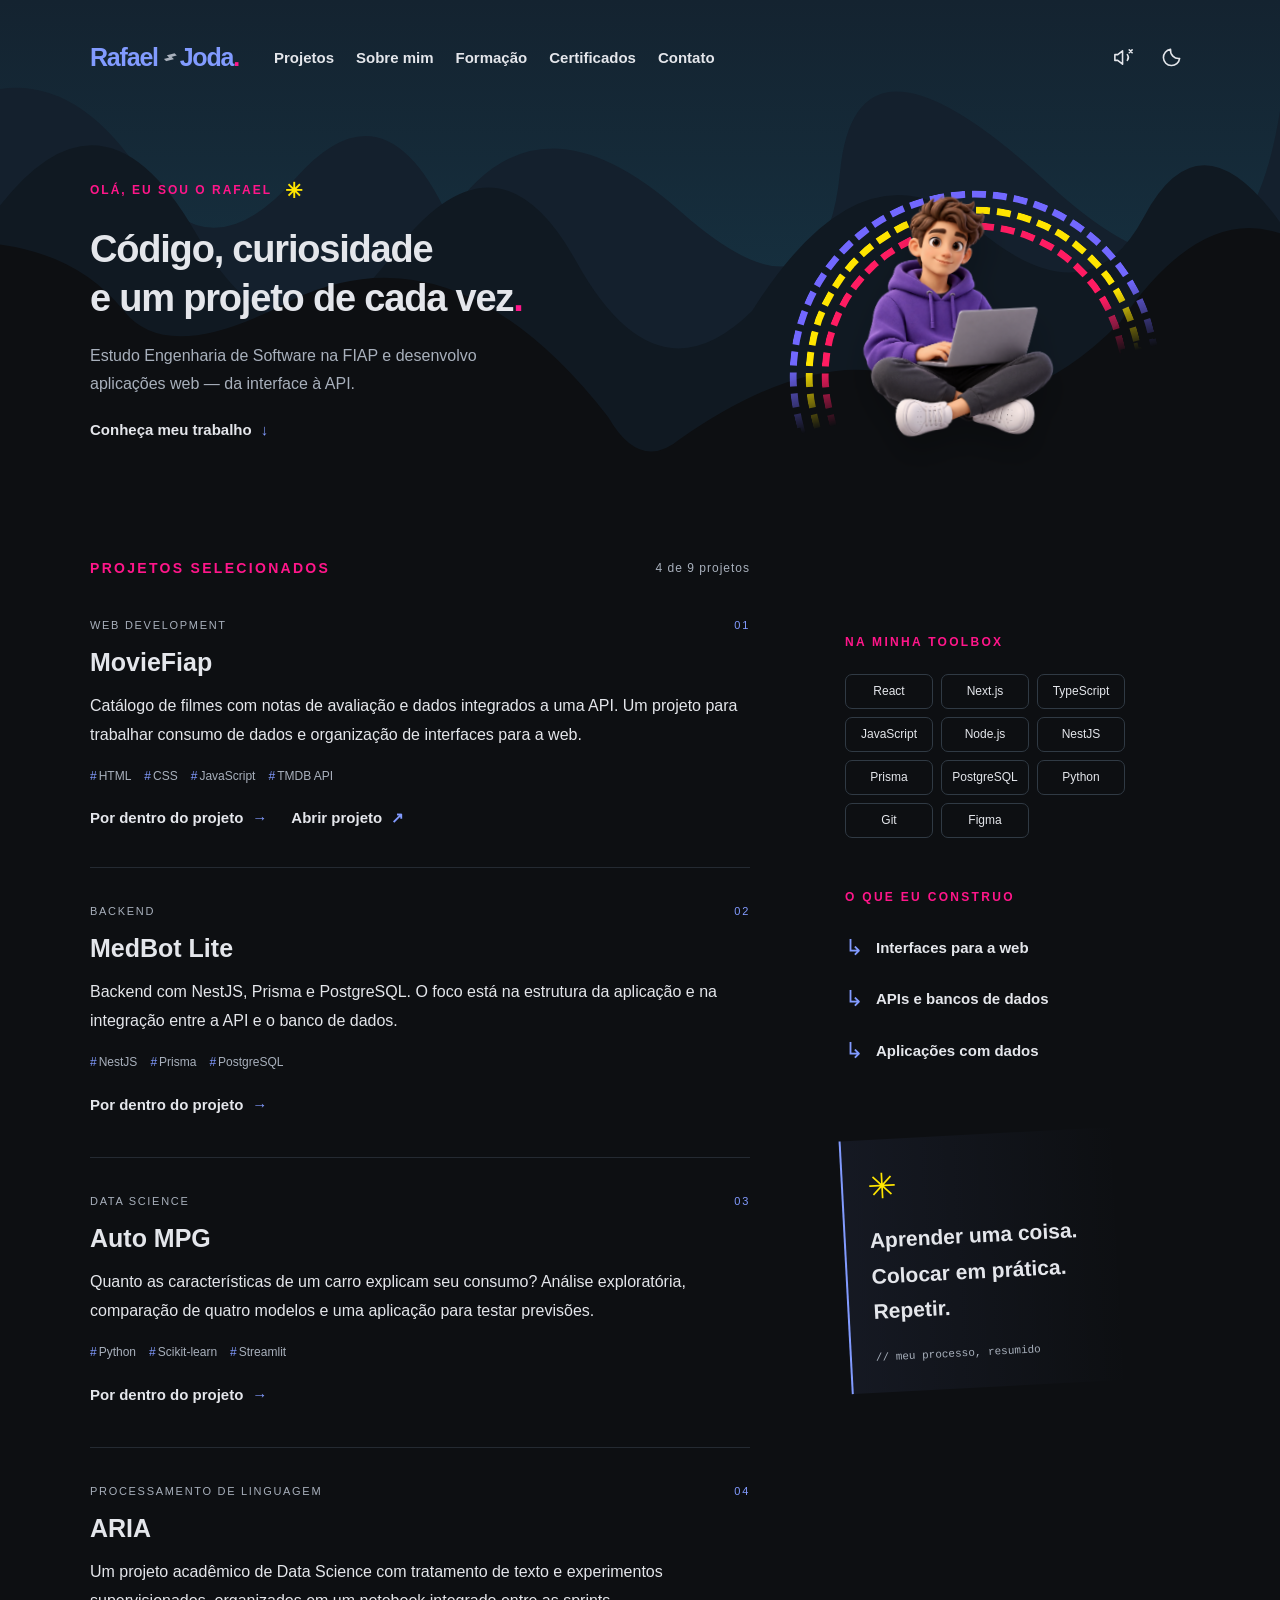
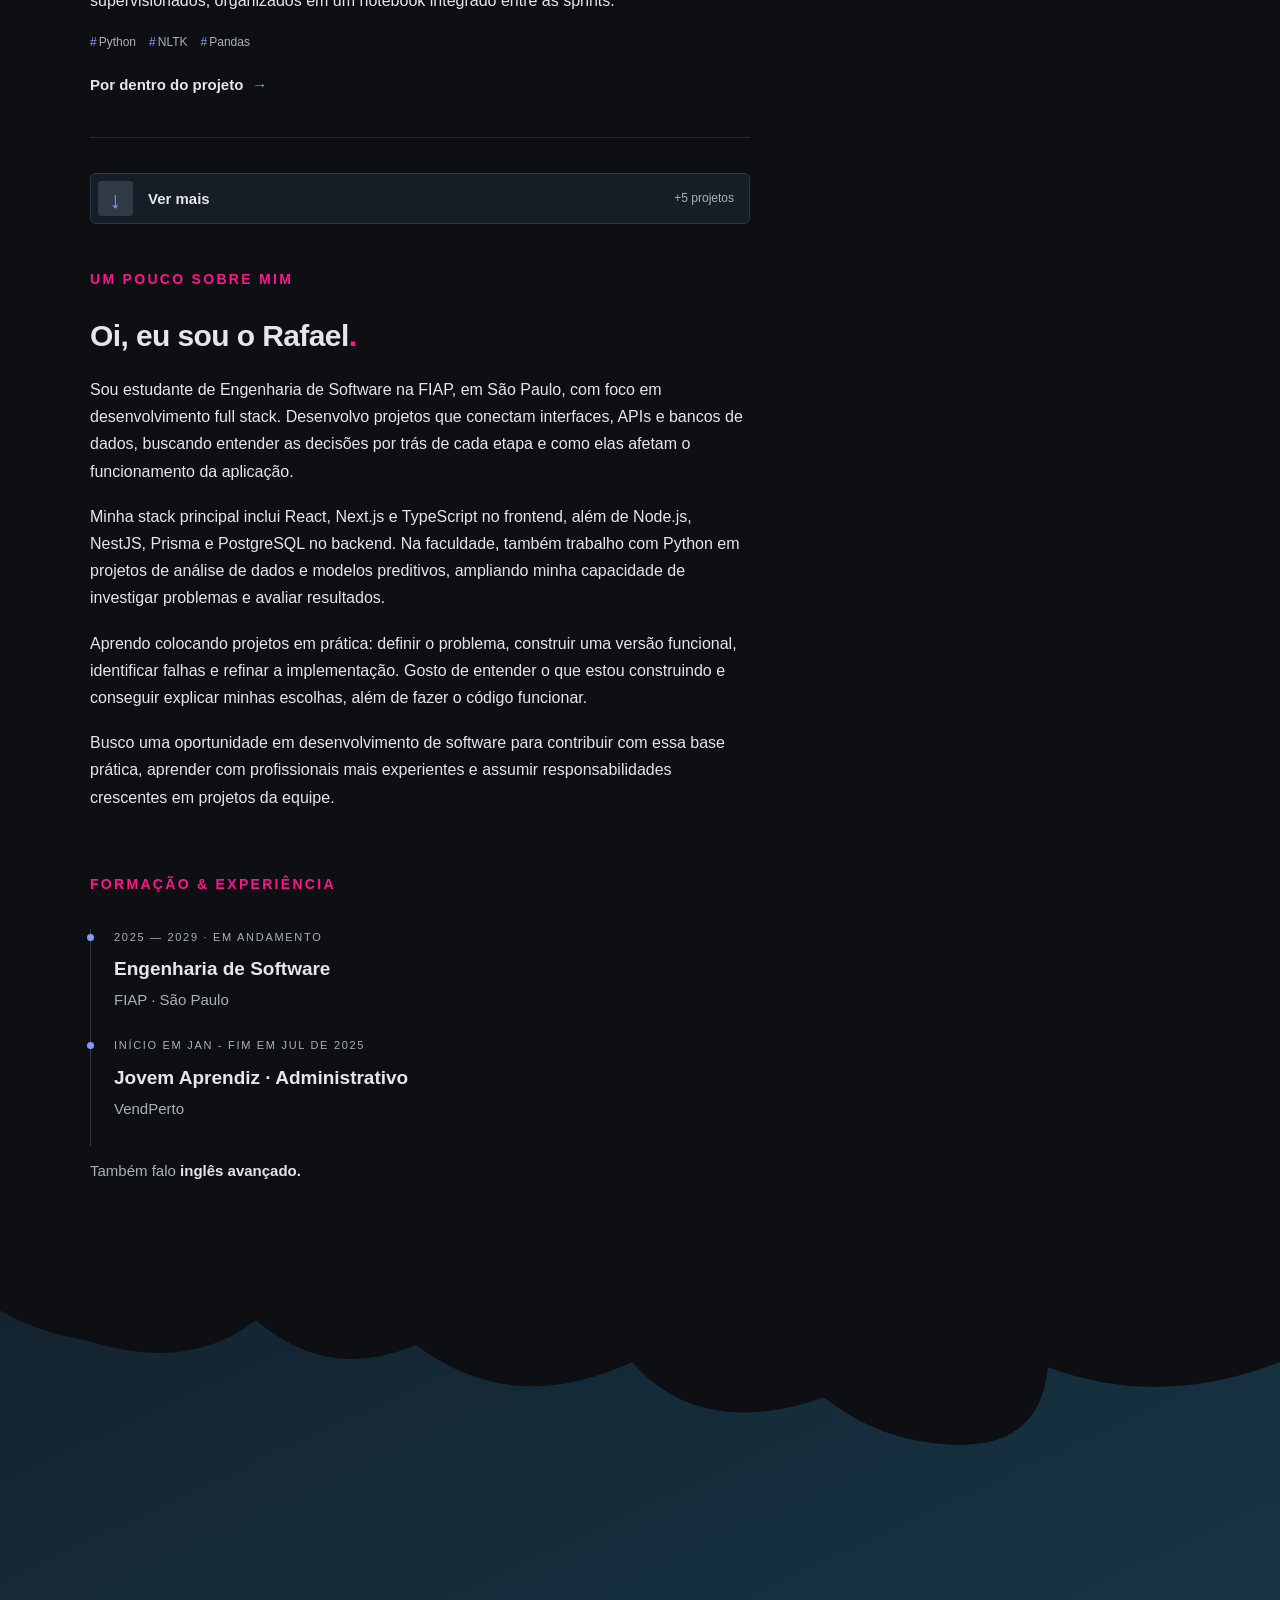
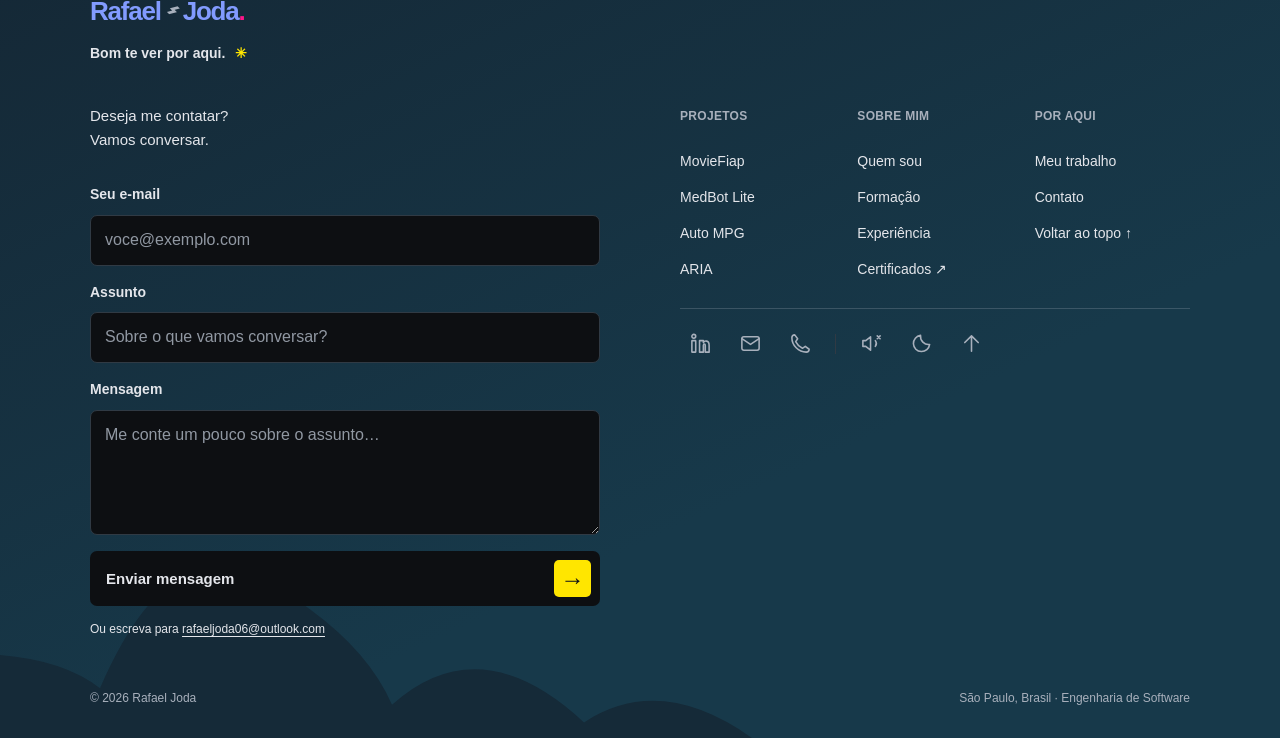
<file: public/index.html>
<!doctype html>
<html lang="pt-BR" data-theme="dark">
<head><meta charset="UTF-8"><meta name="viewport" content="width=device-width, initial-scale=1"><meta name="theme-color" content="#0d0f12"><meta name="description" content="Rafael Joda, estudante de Engenharia de Software na FIAP. Projetos com React, Next.js, TypeScript, Node.js e Python."><title>Rafael Joda • Desenvolvedor de software</title><link rel="stylesheet" href="styles.css?v=8"><script>try{document.documentElement.dataset.theme=localStorage.getItem('rj-theme')||'dark'}catch{}</script></head>
<body><a class="skip" href="#projetos">Pular para o conteúdo</a>
<div class="top-scene" aria-hidden="true"><svg viewBox="0 0 1600 450" preserveAspectRatio="none"><path class="layer back" d="M0 80 Q100 70 180 160 T370 160 T560 195 Q670 75 850 190 T1050 155 T1310 165 T1600 100 V450 H0Z"/><path class="layer middle" d="M0 185 Q130 65 245 210 T490 230 T720 235 T940 280 Q1080 120 1220 205 T1430 195 T1600 200 V450 H0Z"/><path class="layer front" d="M0 220 Q100 230 155 280 T365 270 Q570 200 760 375 Q800 425 850 395 Q1030 305 1150 345 T1400 290 Q1500 185 1600 210 V450 H0Z"/></svg></div>
<header class="shell"><a class="brand" href="#" aria-label="Rafael Joda, início">Rafael<span class="brand-mark">⌁</span>Joda<span class="brand-dot">.</span></a><nav aria-label="Principal"><a href="#projetos">Projetos</a><a href="#sobre">Sobre mim</a><a href="#formacao">Formação</a><a href="certificados/index.html" target="_blank" rel="noopener noreferrer" aria-label="Certificados (abre em nova aba)">Certificados</a><a href="#contato">Contato</a></nav><div class="header-actions"><button class="icon-btn" id="sound" aria-label="Ativar sons" aria-pressed="false" title="Ativar sons"><svg viewBox="0 0 24 24"><path d="M11 5 6 9H3v6h3l5 4V5Z M16 9a5 5 0 0 1 0 6"/><path class="sound-off" d="m18 4 3 3m0-3-3 3"/></svg></button><button class="icon-btn" id="theme" aria-label="Ativar tema claro" title="Mudar tema"><svg viewBox="0 0 24 24"><path d="M20.5 13A8.5 8.5 0 0 1 11 3.5 8.5 8.5 0 1 0 20.5 13Z"/></svg></button></div></header>
<main class="shell"><section class="intro" aria-labelledby="intro-title"><div class="intro-copy"><p class="eyebrow">OLÁ, EU SOU O RAFAEL <span class="wave">✳</span></p><h1 id="intro-title">Código, curiosidade<br>e um projeto de cada vez<span>.</span></h1><p>Estudo Engenharia de Software na FIAP e desenvolvo aplicações web — da interface à API.</p><a href="#projetos" class="text-link">Conheça meu trabalho <span>↓</span></a></div><div class="hero-art"><div class="orbit" aria-hidden="true"><i></i><i></i><i></i></div><button class="avatar-button" id="avatar" aria-label="Animar personagem"><img src="avatar.png" alt="Personagem 3D de um desenvolvedor com notebook" width="320" height="320"></button><span class="art-note"> </span></span></div></section>
<div class="content-grid"><div class="main-column"><section id="projetos"><div class="section-heading"><h2 class="eyebrow">PROJETOS SELECIONADOS</h2><span class="small-label" id="project-count">4 de 9 projetos</span></div>
<article class="project reveal"><div class="project-meta">WEB DEVELOPMENT <span>01</span></div><h3><button data-project="movie">MovieFiap <span>↗</span></button></h3><p>Catálogo de filmes com notas de avaliação e dados integrados a uma API. Um projeto para trabalhar consumo de dados e organização de interfaces para a web.</p><div class="tags"><span>HTML</span><span>CSS</span><span>JavaScript</span><span>TMDB API</span></div><div class="project-actions"><button class="text-link" data-project="movie">Por dentro do projeto <span>→</span></button><a class="text-link" href="https://checkpoint-5-webdev-1espz.vercel.app" target="_blank" rel="noopener noreferrer">Abrir projeto <span>↗</span></a></div></article>
<article class="project reveal"><div class="project-meta">BACKEND <span>02</span></div><h3><button data-project="medbot">MedBot Lite <span>↗</span></button></h3><p>Backend com NestJS, Prisma e PostgreSQL. O foco está na estrutura da aplicação e na integração entre a API e o banco de dados.</p><div class="tags"><span>NestJS</span><span>Prisma</span><span>PostgreSQL</span></div><button class="text-link" data-project="medbot">Por dentro do projeto <span>→</span></button></article>
<article class="project reveal"><div class="project-meta">DATA SCIENCE <span>03</span></div><h3><button data-project="mpg">Auto MPG <span>↗</span></button></h3><p>Quanto as características de um carro explicam seu consumo? Análise exploratória, comparação de quatro modelos e uma aplicação para testar previsões.</p><div class="tags"><span>Python</span><span>Scikit-learn</span><span>Streamlit</span></div><button class="text-link" data-project="mpg">Por dentro do projeto <span>→</span></button></article>
<article class="project reveal"><div class="project-meta">PROCESSAMENTO DE LINGUAGEM <span>04</span></div><h3><button data-project="aria">ARIA <span>↗</span></button></h3><p>Um projeto acadêmico de Data Science com tratamento de texto e experimentos supervisionados, organizados em um notebook integrado entre as sprints.</p><div class="tags"><span>Python</span><span>NLTK</span><span>Pandas</span></div><button class="text-link" data-project="aria">Por dentro do projeto <span>→</span></button></article><div id="additional-projects" hidden><article class="project"><div class="project-meta">WEB DEVELOPMENT <span>05</span></div><h3><a class="project-title-link" href="https://sprint3-web-front-challenge-6oac-d4pl1punf.vercel.app/" target="_blank" rel="noopener noreferrer">Passa Bola App<span aria-hidden="true">↗</span></a></h3><p>Aplicação de futebol feminino com estatísticas, notícias e acompanhamento de ligas.</p><div class="tags"><span>Next.js</span><span>React</span><span>Tailwind</span><span>Framer Motion</span></div><a class="text-link" href="https://sprint3-web-front-challenge-6oac-d4pl1punf.vercel.app/" target="_blank" rel="noopener noreferrer" aria-label="Abrir Passa Bola App em nova aba">Abrir projeto <span aria-hidden="true">↗</span></a></article><article class="project"><div class="project-meta">LANDING PAGE <span>06</span></div><h3><a class="project-title-link" href="https://greenpath-rose.vercel.app" target="_blank" rel="noopener noreferrer">Green Path<span aria-hidden="true">↗</span></a></h3><p>Landing page sobre sustentabilidade empresarial, com projetos ambientais e estratégias de economia verde.</p><div class="tags"><span>React</span><span>Tailwind</span></div><a class="text-link" href="https://greenpath-rose.vercel.app" target="_blank" rel="noopener noreferrer" aria-label="Abrir Green Path em nova aba">Abrir projeto <span aria-hidden="true">↗</span></a></article><article class="project"><div class="project-meta">WEB DEVELOPMENT <span>07</span></div><h3><a class="project-title-link" href="https://gs-web-front-xi.vercel.app" target="_blank" rel="noopener noreferrer">TalentHub<span aria-hidden="true">↗</span></a></h3><p>Aplicação para consultar e filtrar profissionais, com foco em usabilidade e organização das informações.</p><div class="tags"><span>React</span><span>Tailwind</span><span>JavaScript</span></div><a class="text-link" href="https://gs-web-front-xi.vercel.app" target="_blank" rel="noopener noreferrer" aria-label="Abrir TalentHub em nova aba">Abrir projeto <span aria-hidden="true">↗</span></a></article><article class="project"><div class="project-meta">FRONTEND <span>08</span></div><h3><a class="project-title-link" href="https://rafaeljoda.github.io/CP---Airbnb/" target="_blank" rel="noopener noreferrer">Airbnb Clone<span aria-hidden="true">↗</span></a></h3><p>Reprodução da interface do Airbnb, com foco no layout e na experiência visual da plataforma.</p><div class="tags"><span>React</span><span>Tailwind</span><span>JavaScript</span></div><a class="text-link" href="https://rafaeljoda.github.io/CP---Airbnb/" target="_blank" rel="noopener noreferrer" aria-label="Abrir Airbnb Clone em nova aba">Abrir projeto <span aria-hidden="true">↗</span></a></article><article class="project"><div class="project-meta">DADOS & MONITORAMENTO <span>09</span></div><h3><a class="project-title-link" href="https://reddit-agents.vercel.app/" target="_blank" rel="noopener noreferrer">Agentops<span aria-hidden="true">↗</span></a></h3><p>Monitoramento de tendências em comunidades do Reddit. Usa agentes para coletar, analisar e visualizar dados de engajamento.</p><div class="tags"><span>HTML</span><span>CSS</span><span>JavaScript</span><span>Chart.js</span><span>Python</span></div><a class="text-link" href="https://reddit-agents.vercel.app/" target="_blank" rel="noopener noreferrer" aria-label="Abrir Agentops em nova aba">Abrir projeto <span aria-hidden="true">↗</span></a></article></div><button id="toggle-projects" class="toggle-projects" type="button" aria-expanded="false" aria-controls="additional-projects"><span class="toggle-projects-icon" aria-hidden="true">↓</span><span class="toggle-projects-label">Ver mais</span><span class="toggle-projects-count">+5 projetos</span></button></section>
<section id="sobre" class="about reveal"><h2 class="eyebrow">UM POUCO SOBRE MIM</h2><h3>Oi, eu sou o Rafael<span class="pink">.</span></h3><p>Sou estudante de Engenharia de Software na FIAP, em São Paulo, com foco em desenvolvimento full stack. Desenvolvo projetos que conectam interfaces, APIs e bancos de dados, buscando entender as decisões por trás de cada etapa e como elas afetam o funcionamento da aplicação.</p><p>Minha stack principal inclui React, Next.js e TypeScript no frontend, além de Node.js, NestJS, Prisma e PostgreSQL no backend. Na faculdade, também trabalho com Python em projetos de análise de dados e modelos preditivos, ampliando minha capacidade de investigar problemas e avaliar resultados.</p><p>Aprendo colocando projetos em prática: definir o problema, construir uma versão funcional, identificar falhas e refinar a implementação. Gosto de entender o que estou construindo e conseguir explicar minhas escolhas, além de fazer o código funcionar.</p> <p> Busco uma oportunidade em desenvolvimento de software para contribuir com essa base prática, aprender com profissionais mais experientes e assumir responsabilidades crescentes em projetos da equipe.</p></section>
<section id="formacao" class="education reveal"><h2 class="eyebrow">FORMAÇÃO & EXPERIÊNCIA</h2><div class="timeline-item"><span class="timeline-dot"></span><p class="project-meta">2025 — 2029 · EM ANDAMENTO</p><h3>Engenharia de Software</h3><p>FIAP · São Paulo</p></div><div class="timeline-item"><span class="timeline-dot"></span><p class="project-meta">INÍCIO EM JAN - FIM EM JUL DE 2025</p><h3>Jovem Aprendiz · Administrativo</h3><p>VendPerto</p></div><div class="language">Também falo <strong>inglês avançado.</strong></div></section></div>
<aside><section class="aside-section"><h2 class="eyebrow">NA MINHA TOOLBOX</h2><div class="toolbox"><span>React</span><span>Next.js</span><span>TypeScript</span><span>JavaScript</span><span>Node.js</span><span>NestJS</span><span>Prisma</span><span>PostgreSQL</span><span>Python</span><span>Git</span><span>Figma</span></div></section><section class="aside-section"><h2 class="eyebrow">O QUE EU CONSTRUO</h2><ul class="focus-list"><li><span>↳</span> Interfaces para a web</li><li><span>↳</span> APIs e bancos de dados</li><li><span>↳</span> Aplicações com dados</li></ul></section><section class="little-note"><span class="note-star">✳</span><p>Aprender uma coisa.<br>Colocar em prática.<br>Repetir.</p><span class="note-sign">// meu processo, resumido</span></section></aside></div></main>
<footer id="contato" class="landscape-footer">
<div class="footer-peek shell" aria-hidden="true"><img class="footer-avatar" src="avatar.png" alt="" width="170" height="204"></div>
<svg class="footer-ceiling" viewBox="0 0 1600 180" preserveAspectRatio="none" aria-hidden="true"><path d="M0 0H1600V72 Q1450 125 1310 78 Q1300 170 1190 165 Q1100 162 1030 112 Q875 160 790 72 Q640 135 520 53 Q410 95 320 25 Q235 85 105 47 Q48 39 0 14Z"/></svg>
<svg class="footer-hills" viewBox="0 0 1600 260" preserveAspectRatio="none" aria-hidden="true"><path d="M0 180 Q80 185 125 212 Q230 25 380 132 Q460 175 490 228 Q600 152 730 245 Q825 197 940 260H1600V260H0Z"/></svg>
<div class="shell landscape-content"><div class="footer-heading"><a class="brand" href="#">Rafael<span class="brand-mark">⌁</span>Joda<span class="brand-dot">.</span></a><p class="footer-greeting">Bom te ver por aqui. <span>✳</span></p></div><div class="footer-intro"><div class="footer-contact"><p>Deseja me contatar?<br>Vamos conversar.</p><form id="contact-form" class="contact-form" action="https://formsubmit.co/rafaeljoda06@outlook.com" method="POST">
<label for="contact-email">Seu e-mail</label><input id="contact-email" name="email" type="email" autocomplete="email" placeholder="voce@exemplo.com" maxlength="254" required>
<label for="contact-subject">Assunto</label><input id="contact-subject" name="_subject" type="text" placeholder="Sobre o que vamos conversar?" minlength="3" maxlength="160" required>
<label for="contact-message">Mensagem</label><textarea id="contact-message" name="message" rows="4" placeholder="Me conte um pouco sobre o assunto…" minlength="10" maxlength="5000" required></textarea>
<input class="contact-honey" type="text" name="_honey" tabindex="-1" autocomplete="off" aria-hidden="true"><input type="hidden" name="_template" value="table">
<button class="send-message" type="submit"><span>Enviar mensagem</span><span aria-hidden="true">→</span></button><p id="contact-status" class="contact-status" role="status" aria-live="polite"></p>
<p class="contact-direct">Ou escreva para <a href="mailto:rafaeljoda06@outlook.com">rafaeljoda06@outlook.com</a></p></form></div></div>
<div class="footer-links"><section><h2>PROJETOS</h2><button data-project="movie">MovieFiap</button><button data-project="medbot">MedBot Lite</button><button data-project="mpg">Auto MPG</button><button data-project="aria">ARIA</button></section><section><h2>SOBRE MIM</h2><a href="#sobre">Quem sou</a><a href="#formacao">Formação</a><a href="#formacao">Experiência</a><a href="certificados/index.html" target="_blank" rel="noopener noreferrer">Certificados ↗</a></section><section><h2>POR AQUI</h2><a href="#projetos">Meu trabalho</a><a href="#contato">Contato</a><a href="#">Voltar ao topo ↑</a></section><div class="footer-tools"><a class="icon-btn social-link" href="https://www.linkedin.com/in/rafael-joda" target="_blank" rel="noopener noreferrer" aria-label="LinkedIn de Rafael Joda (abre em nova aba)" title="LinkedIn · Rafael Joda"><svg viewBox="0 0 24 24" aria-hidden="true"><rect x="3" y="9" width="4" height="12" rx=".5"/><circle cx="5" cy="4.5" r="2"/><path d="M11 21V9h4v2c1-2 6-3 6 3v7h-4v-7c0-2-2-2-2 0v7Z"/></svg></a>
<a class="icon-btn social-link" href="mailto:rafaeljoda06@outlook.com" aria-label="Enviar e-mail para rafaeljoda06@outlook.com" title="rafaeljoda06@outlook.com"><svg viewBox="0 0 24 24" aria-hidden="true"><rect x="3" y="5" width="18" height="14" rx="2"/><path d="m3 7 9 6 9-6"/></svg></a>
<a class="icon-btn social-link" href="tel:+5511970444072" aria-label="Ligar para Rafael Joda: (11) 97044-4072" title="Ligar · (11) 97044-4072"><svg viewBox="0 0 24 24" aria-hidden="true"><path d="m6 3 3 4-2 3a15 15 0 0 0 7 7l3-2 4 3c0 2-1 3-3 3C10 21 3 14 3 6c0-2 1-3 3-3Z"/></svg></a>
<span class="footer-tools-divider" aria-hidden="true"></span><button class="icon-btn" id="footer-sound" aria-label="Ativar sons" aria-pressed="false" title="Ativar sons"><svg viewBox="0 0 24 24"><path d="M11 5 6 9H3v6h3l5 4V5Z M16 9a5 5 0 0 1 0 6"/><path class="sound-off" d="m18 4 3 3m0-3-3 3"/></svg></button><button class="icon-btn" id="footer-theme" aria-label="Ativar tema claro" title="Mudar tema"></button><a class="icon-btn" href="#" aria-label="Voltar ao topo" title="Voltar ao topo"><svg viewBox="0 0 24 24"><path d="M12 20V4m-7 7 7-7 7 7"/></svg></a></div></div><div class="landscape-bottom"><span>© <span id="year">2026</span> Rafael Joda</span><span>São Paulo, Brasil · Engenharia de Software</span></div></div></footer>
<dialog id="project-dialog"><button class="close-modal icon-btn" aria-label="Fechar detalhes">×</button><p class="eyebrow" id="modal-category"></p><h2 id="modal-title"></h2><div id="modal-body"></div><button class="modal-done">Voltar aos projetos <span>→</span></button></dialog><script src="app.js?v=7"></script></body></html>
</file>
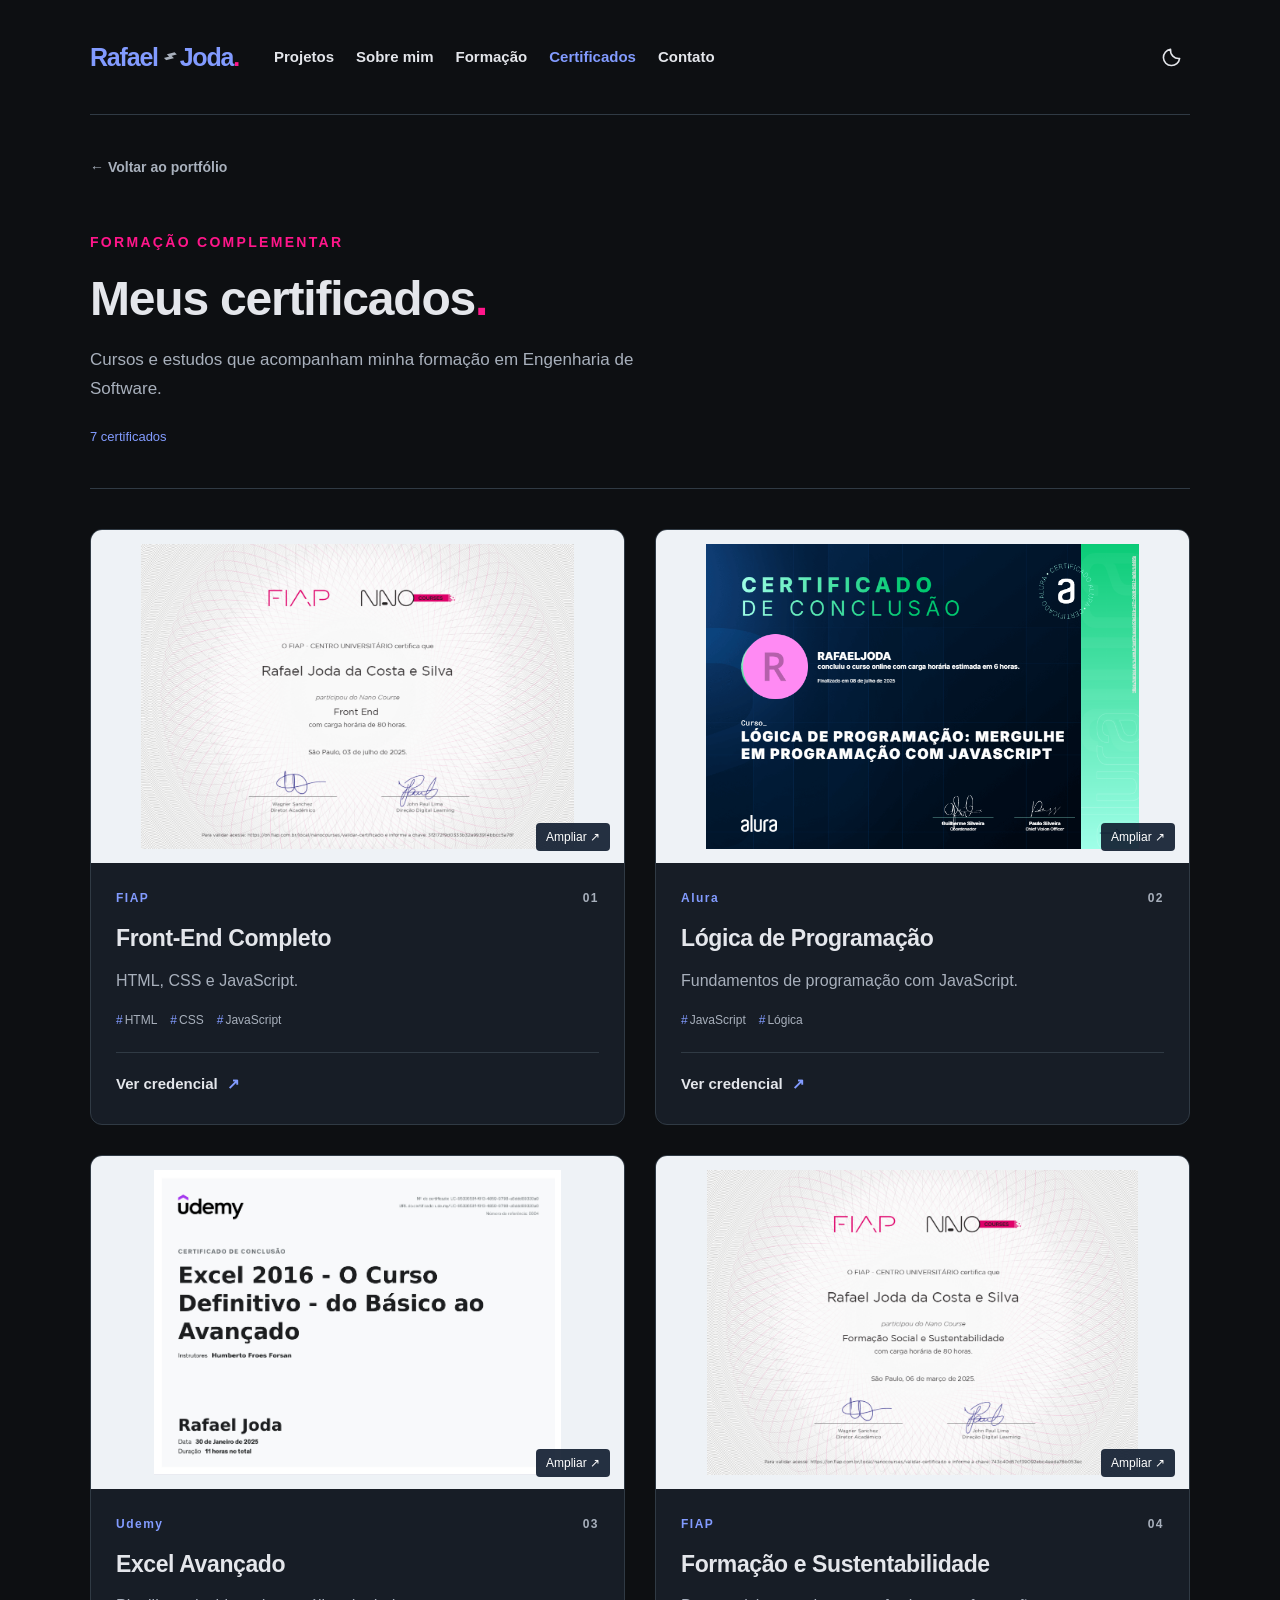
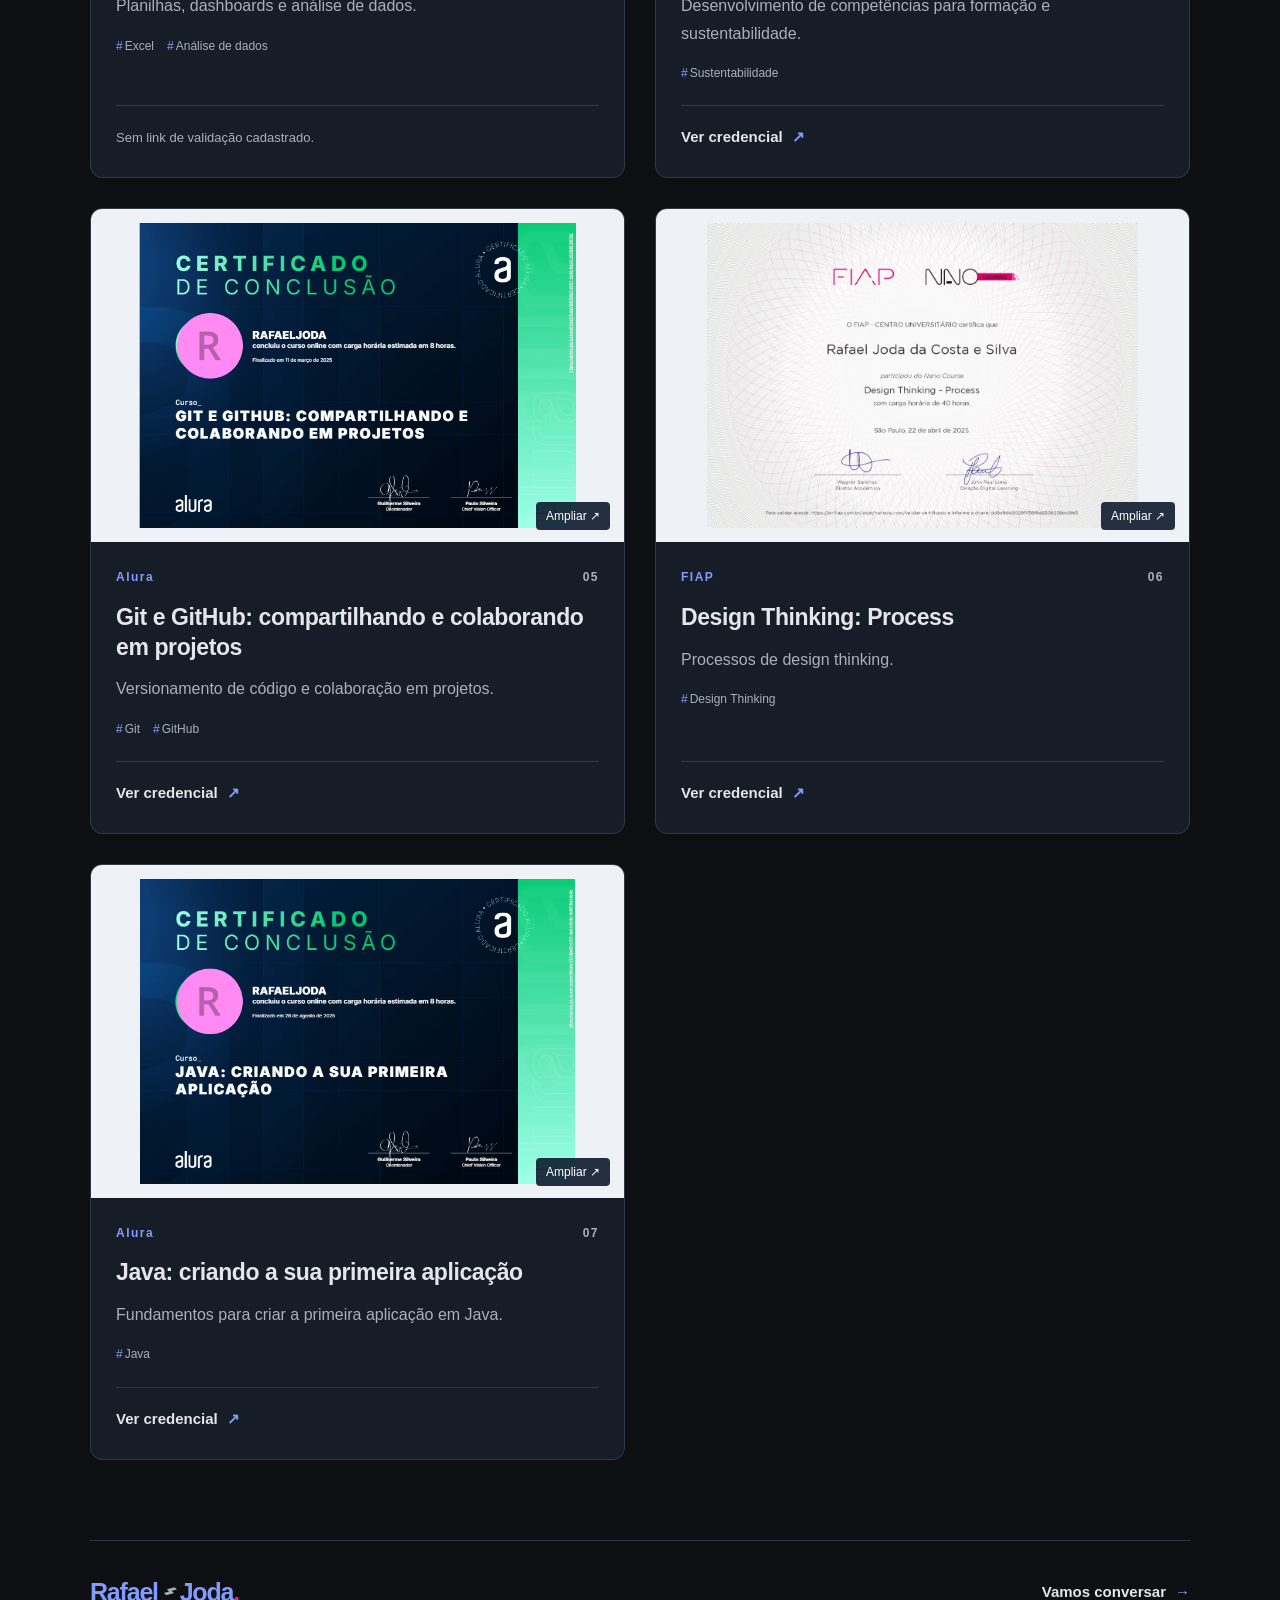
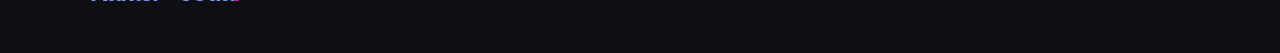
<file: public/certificados/index.html>
<!doctype html><html lang="pt-BR" data-theme="dark"><head><meta charset="UTF-8"><meta name="viewport" content="width=device-width,initial-scale=1"><title>Certificados • Rafael Joda</title><meta name="description" content="Certificados de Rafael Joda em desenvolvimento web, programação, Git, Java, Excel, sustentabilidade e design thinking."><meta name="theme-color" content="#0d0f12"><link rel="stylesheet" href="../styles.css?v=8"><script>try{document.documentElement.dataset.theme=localStorage.getItem('rj-theme')||'dark'}catch{}</script></head><body class="certificates-page"><a class="skip" href="#certificados">Pular para os certificados</a><header class="shell"><a class="brand" href="../index.html" aria-label="Rafael Joda, início">Rafael<span class="brand-mark">⌁</span>Joda<span class="brand-dot">.</span></a><nav aria-label="Principal"><a href="../index.html#projetos">Projetos</a><a href="../index.html#sobre">Sobre mim</a><a href="../index.html#formacao">Formação</a><a href="index.html" aria-current="page">Certificados</a><a href="../index.html#contato">Contato</a></nav><div class="header-actions"><button class="icon-btn" id="theme" aria-label="Ativar tema claro" title="Mudar tema"></button></div></header><main class="shell certificates-main"><a class="text-link return-link" href="../index.html">← Voltar ao portfólio</a><section class="certificates-heading"><p class="eyebrow">FORMAÇÃO COMPLEMENTAR</p><h1>Meus certificados<span>.</span></h1><p>Cursos e estudos que acompanham minha formação em Engenharia de Software.</p><span class="certificates-total">7 certificados</span></section><section id="certificados" class="certificates-grid" aria-label="Todos os certificados"><article class="certificate-card"><a class="certificate-preview" href="certificado-1.png" target="_blank" rel="noopener noreferrer" aria-label="Ampliar certificado: Front-End Completo"><img src="certificado-1.png" alt="Certificado de Front-End Completo" loading="lazy" width="640" height="440"><span class="preview-hint">Ampliar ↗</span></a><div class="certificate-body"><p class="certificate-issuer">FIAP<span>01</span></p><h2>Front-End Completo</h2><p>HTML, CSS e JavaScript.</p><div class="tags"><span>HTML</span><span>CSS</span><span>JavaScript</span></div><div class="credential-action"><a class="text-link" href="https://on.fiap.com.br/local/nanocourses/gerar_certificado.php?chave=3f2172f9d0333b32a993914bbcc5a78f&amp;action=view" target="_blank" rel="noopener noreferrer">Ver credencial <span aria-hidden="true">↗</span></a></div></div></article><article class="certificate-card"><a class="certificate-preview" href="certificado-2.png" target="_blank" rel="noopener noreferrer" aria-label="Ampliar certificado: Lógica de Programação"><img src="certificado-2.png" alt="Certificado de Lógica de Programação" loading="lazy" width="640" height="440"><span class="preview-hint">Ampliar ↗</span></a><div class="certificate-body"><p class="certificate-issuer">Alura<span>02</span></p><h2>Lógica de Programação</h2><p>Fundamentos de programação com JavaScript.</p><div class="tags"><span>JavaScript</span><span>Lógica</span></div><div class="credential-action"><a class="text-link" href="https://cursos.alura.com.br/certificate/dd0bd26b-a2f1-40d6-9031-4a18cfc649fb" target="_blank" rel="noopener noreferrer">Ver credencial <span aria-hidden="true">↗</span></a></div></div></article><article class="certificate-card"><a class="certificate-preview" href="certificado-3.png" target="_blank" rel="noopener noreferrer" aria-label="Ampliar certificado: Excel Avançado"><img src="certificado-3.png" alt="Certificado de Excel Avançado" loading="lazy" width="640" height="440"><span class="preview-hint">Ampliar ↗</span></a><div class="certificate-body"><p class="certificate-issuer">Udemy<span>03</span></p><h2>Excel Avançado</h2><p>Planilhas, dashboards e análise de dados.</p><div class="tags"><span>Excel</span><span>Análise de dados</span></div><div class="credential-action"><span class="credential-note">Sem link de validação cadastrado.</span></div></div></article><article class="certificate-card"><a class="certificate-preview" href="certificado-4.png" target="_blank" rel="noopener noreferrer" aria-label="Ampliar certificado: Formação e Sustentabilidade"><img src="certificado-4.png" alt="Certificado de Formação e Sustentabilidade" loading="lazy" width="640" height="440"><span class="preview-hint">Ampliar ↗</span></a><div class="certificate-body"><p class="certificate-issuer">FIAP<span>04</span></p><h2>Formação e Sustentabilidade</h2><p>Desenvolvimento de competências para formação e sustentabilidade.</p><div class="tags"><span>Sustentabilidade</span></div><div class="credential-action"><a class="text-link" href="https://on.fiap.com.br/local/nanocourses/gerar_certificado.php?chave=743c40d57cf39092ebc4eeda76b053ec&amp;action=view" target="_blank" rel="noopener noreferrer">Ver credencial <span aria-hidden="true">↗</span></a></div></div></article><article class="certificate-card"><a class="certificate-preview" href="certificado-5.png" target="_blank" rel="noopener noreferrer" aria-label="Ampliar certificado: Git e GitHub: compartilhando e colaborando em projetos"><img src="certificado-5.png" alt="Certificado de Git e GitHub: compartilhando e colaborando em projetos" loading="lazy" width="640" height="440"><span class="preview-hint">Ampliar ↗</span></a><div class="certificate-body"><p class="certificate-issuer">Alura<span>05</span></p><h2>Git e GitHub: compartilhando e colaborando em projetos</h2><p>Versionamento de código e colaboração em projetos.</p><div class="tags"><span>Git</span><span>GitHub</span></div><div class="credential-action"><a class="text-link" href="https://cursos.alura.com.br/certificate/196140b1-d767-4c45-bcc3-c950590f97d0?lang" target="_blank" rel="noopener noreferrer">Ver credencial <span aria-hidden="true">↗</span></a></div></div></article><article class="certificate-card"><a class="certificate-preview" href="certificado-6.png" target="_blank" rel="noopener noreferrer" aria-label="Ampliar certificado: Design Thinking: Process"><img src="certificado-6.png" alt="Certificado de Design Thinking: Process" loading="lazy" width="640" height="440"><span class="preview-hint">Ampliar ↗</span></a><div class="certificate-body"><p class="certificate-issuer">FIAP<span>06</span></p><h2>Design Thinking: Process</h2><p>Processos de design thinking.</p><div class="tags"><span>Design Thinking</span></div><div class="credential-action"><a class="text-link" href="https://on.fiap.com.br/local/nanocourses/gerar_certificado.php?chave=dd9e9d49029f1f56f9d8309239bc6fe5&amp;action=view" target="_blank" rel="noopener noreferrer">Ver credencial <span aria-hidden="true">↗</span></a></div></div></article><article class="certificate-card"><a class="certificate-preview" href="certificado-7.png" target="_blank" rel="noopener noreferrer" aria-label="Ampliar certificado: Java: criando a sua primeira aplicação"><img src="certificado-7.png" alt="Certificado de Java: criando a sua primeira aplicação" loading="lazy" width="640" height="440"><span class="preview-hint">Ampliar ↗</span></a><div class="certificate-body"><p class="certificate-issuer">Alura<span>07</span></p><h2>Java: criando a sua primeira aplicação</h2><p>Fundamentos para criar a primeira aplicação em Java.</p><div class="tags"><span>Java</span></div><div class="credential-action"><a class="text-link" href="https://cursos.alura.com.br/certificate/f343be6f-d07f-4edd-9a1e-9e5915d45e8e" target="_blank" rel="noopener noreferrer">Ver credencial <span aria-hidden="true">↗</span></a></div></div></article></section></main><div class="certificates-bottom shell"><a class="brand" href="../index.html">Rafael<span class="brand-mark">⌁</span>Joda<span class="brand-dot">.</span></a><a class="text-link" href="../index.html#contato">Vamos conversar <span>→</span></a></div><script src="page.js?v=8"></script></body></html>
</file>
<file: public/styles.css>
:root{color-scheme:dark;--bg:#0d0f12;--text:#e4e6eb;--muted:#a8b0bc;--pink:#ff168a;--blue:#829bff;--line:#303a44;--sky:#142330;--back:#14202d;--middle:#101922;--footer:#17394a;--panel:#171d26;--yellow:#ffe600;--font: 'Trebuchet MS', Arial, sans-serif}*{box-sizing:border-box}html{scroll-behavior:smooth;scroll-padding-top:38px}body{margin:0;background:var(--bg);color:var(--text);font:17px/1.7 var(--font);overflow-x:hidden}html[data-theme=light]{color-scheme:light;--bg:#fffdfb;--text:#252936;--muted:#586271;--pink:#d0006a;--blue:#4c59c8;--line:#d7dbe3;--sky:#e5f0fa;--back:#dbe5f4;--middle:#edf1f8;--footer:#e4edf9;--panel:#f4f5fa;--yellow:#d29c00}button,a{-webkit-tap-highlight-color:transparent}button{font:inherit}a{color:inherit;text-decoration:none}button{color:inherit;cursor:pointer}button:focus-visible,a:focus-visible{outline:2px solid var(--pink);outline-offset:6px}button{border:0}h1,h2,h3,p{margin:0}h1,h2,h3{line-height:1.3}.shell{width:min(1100px,calc(100% - 64px));margin:auto}.skip{position:fixed;z-index:100;top:-80px;left:16px;background:var(--panel);padding:12px}.skip:focus{top:10px}header{height:115px;display:flex;align-items:center;gap:55px;position:relative;z-index:2}.brand{display:inline-flex;align-items:center;color:var(--blue);font-size:25px;letter-spacing:-1.2px;font-weight:800;white-space:nowrap}.brand-mark{display:inline-block;color:var(--muted);font-size:22px;margin:0 5px;transform:rotate(-45deg)}.brand:hover .brand-mark{animation:wiggle .6s}.brand-dot{color:var(--pink)}nav{display:flex;gap:28px;font-size:15px;font-weight:700}nav a{position:relative}nav a:after{content:'';position:absolute;bottom:-5px;left:0;width:100%;height:2px;background:var(--pink);transform:scaleX(0);transform-origin:left;transition:transform .25s}nav a:hover:after{transform:scaleX(1)}.header-actions{display:flex;gap:10px;margin-left:auto}.icon-btn{background:transparent;width:38px;height:38px;display:grid;place-items:center;border-radius:50%;transition:background .2s,transform .4s}.icon-btn:hover{background:var(--line);transform:rotate(-12deg)}.icon-btn svg{width:23px;height:23px;fill:none;stroke:currentColor;stroke-width:1.65;stroke-linecap:round;stroke-linejoin:round}.top-scene{position:absolute;inset:0 0 auto;height:500px;background:linear-gradient(var(--sky),var(--footer));overflow:hidden;pointer-events:none}.top-scene svg{position:absolute;bottom:0;width:100%;height:100%}.back{fill:var(--back)}.middle{fill:var(--middle)}.front{fill:var(--bg)}.intro{height:405px;position:relative;display:grid;grid-template-columns:1.25fr 1fr;align-items:center;gap:40px}.intro-copy{padding-bottom:15px;z-index:1}.eyebrow{font-size:14px;line-height:1.5;letter-spacing:2.3px;font-weight:700;color:var(--pink)}.intro .eyebrow{font-size:12px;letter-spacing:2px;margin-bottom:18px}.wave{display:inline-block;color:var(--yellow);margin-left:8px;font-size:21px;vertical-align:middle;animation:star-turn 18s linear infinite}h1{font-size:38px;letter-spacing:-1.2px;line-height:1.3;margin-bottom:18px}h1>span{color:var(--pink)}.intro-copy>p:not(.eyebrow){color:var(--muted);max-width:420px;font-size:16px;line-height:1.75}.text-link{display:inline-flex;align-items:center;gap:9px;font-size:15px;font-weight:700;background:none;padding:0}.text-link span{display:inline-block;color:var(--blue);transition:transform .25s}.text-link:hover span{transform:translateX(5px)}.intro .text-link{margin-top:19px}.hero-art{position:relative;height:350px;display:grid;place-items:center}.avatar-button{z-index:1;background:none;padding:0;width:250px;transform:rotate(-3deg);animation:float 5s ease-in-out infinite;transform-origin:center 70%}.avatar-button img{width:100%;height:295px;object-fit:contain;filter:drop-shadow(0 20px 15px #0003);display:block}.avatar-button:hover{animation:float 1.8s ease-in-out infinite}.avatar-button.bounce{animation:bounce .8s both}.orbit{position:absolute;width:370px;height:200px;top:50px;transform:rotate(-14deg)}.orbit i{position:absolute;inset:0;border:7px dashed #7268ff;border-bottom:0;border-radius:200px 200px 0 0;mask-image:linear-gradient(#000 65%,transparent)}.orbit i:nth-child(2){inset:16px 16px 0;border-color:#ffe500;animation:orbit-pulse 5s ease-in-out infinite}.orbit i:nth-child(3){inset:32px 32px 0;border-color:#ff1c62}.art-note{position:absolute;bottom:2px;right:48px;font-size:13px;color:var(--muted);transform:rotate(-5deg)}.art-note>span{color:var(--yellow);margin-left:9px}.content-grid{display:grid;grid-template-columns:minmax(0,660px) 280px;gap:95px;padding:38px 0 100px}.section-heading{display:flex;align-items:center;justify-content:space-between;margin-bottom:38px}.small-label{font-size:12px;color:var(--muted);letter-spacing:1px}.project{padding:0 0 37px;margin-bottom:35px;border-bottom:1px solid color-mix(in srgb,var(--line) 65%,transparent)}.project-meta{font-size:11px;letter-spacing:1.7px;color:var(--muted);line-height:1.5;display:flex;align-items:center;justify-content:space-between;margin-bottom:12px}.project-meta span{color:var(--blue)}.project h3{font-size:25px;letter-spacing:-.5px;margin-bottom:14px}.project h3 button{display:flex;align-items:center;gap:15px;padding:0;background:transparent;font-weight:800}.project h3 button>span{font-size:20px;color:var(--blue);opacity:0;transform:translate(-5px,5px);transition:all .25s}.project:hover h3 button>span,.project h3 button:focus-visible>span{opacity:1;transform:translate(0)}.project h3 button:hover{color:var(--blue)}.project>p{font-size:16px;line-height:1.8;color:var(--text)}.tags{display:flex;gap:13px;flex-wrap:wrap;margin:16px 0 19px;color:var(--muted);font-size:12px}.tags span:before{content:'#';color:var(--blue);margin-right:2px}aside{padding-top:75px}.aside-section{margin-bottom:50px}.aside-section .eyebrow{font-size:12px;margin-bottom:23px}.toolbox{display:flex;gap:8px;flex-wrap:wrap}.toolbox span{font-size:13px;border:1px solid var(--line);padding:3px 10px;border-radius:7px;transition:color .2s,transform .3s,border-color .2s}.toolbox span:hover{color:var(--blue);border-color:var(--blue);transform:translateY(-4px) rotate(-3deg)}.focus-list{list-style:none;padding:0;margin:0;display:grid;gap:14px;font-size:15px;font-weight:700}.focus-list li{display:flex;gap:13px;align-items:center}.focus-list span{font-size:22px;font-weight:400;color:var(--blue)}.little-note{padding:22px 24px;border-left:2px solid var(--blue);margin-top:65px;transform:rotate(-3deg);background:linear-gradient(90deg,color-mix(in srgb,var(--blue) 7%,transparent),transparent)}.note-star{font-size:35px;display:block;color:var(--yellow);line-height:1.4}.little-note p{font-size:21px;line-height:1.7;font-weight:700;margin:12px 0}.note-sign{font:11px/1.5 monospace;color:var(--muted)}.about,.education{padding-top:45px;scroll-margin-top:20px}.about h3{font-size:30px;margin:26px 0 21px;letter-spacing:-.6px}.about p{font-size:16px;margin-bottom:18px}.pink{color:var(--pink)}.education{margin-top:10px}.education .eyebrow{margin-bottom:34px}.timeline-item{position:relative;padding:0 0 25px 23px;border-left:1px solid var(--line)}.timeline-dot{position:absolute;width:7px;height:7px;background:var(--blue);border-radius:50%;top:5px;left:-4px}.timeline-item h3{font-size:19px;margin-bottom:5px}.timeline-item>p:last-child{color:var(--muted);font-size:15px}.language{font-size:15px;padding-top:12px;color:var(--muted)}.language strong{color:var(--text)}footer{position:relative;background:linear-gradient(var(--footer),color-mix(in srgb,var(--footer) 75%,var(--sky)));margin-top:80px}.footer-wave{position:absolute;top:-99px;width:100%;height:100px;fill:var(--footer)}.footer-content{display:grid;grid-template-columns:1fr 1fr;padding-top:30px;gap:70px}.footer-content h2{font-size:37px;letter-spacing:-1px;margin:14px 0}.footer-content h2 span{color:var(--blue)}.footer-content p:not(.eyebrow){font-size:16px;color:var(--muted)}.contact-link{margin-top:23px;display:inline-flex;align-items:center;gap:23px;font-weight:700;font-size:15px;border-bottom:2px solid var(--blue);padding-bottom:5px}.contact-link:hover{color:var(--blue)}.footer-right{padding-top:18px;justify-self:end}.footer-right p{margin:17px 0}.back-top{font-size:14px}.footer-bottom{border-top:1px solid color-mix(in srgb,var(--muted) 20%,transparent);grid-column:1/-1;display:flex;justify-content:space-between;padding:23px 0;font-size:12px;color:var(--muted);margin-top:5px}.reveal{transition:opacity .65s,transform .65s}.reveal.pending{opacity:0;transform:translateY(24px)}dialog{background:var(--panel);color:var(--text);border:1px solid var(--line);border-radius:15px;padding:40px;width:min(600px,calc(100% - 32px));max-height:85vh}dialog::backdrop{background:#050910ba;backdrop-filter:blur(8px)}dialog[open]{animation:modal-in .3s cubic-bezier(.2,.8,.3,1.2)}.close-modal{position:absolute;right:13px;top:10px;font-size:27px}dialog h2{font-size:32px;margin:14px 0 22px}dialog h3{font-size:18px;margin:22px 0 9px}dialog p{font-size:16px;color:var(--muted);margin-bottom:12px}.modal-done{background:var(--blue);color:var(--bg);border-radius:6px;padding:10px 18px;font-weight:700;font-size:14px;margin-top:18px}.stat-row{display:flex;gap:25px;margin:22px 0}.stat-row strong{display:block;color:var(--blue);font-size:26px}.stat-row span{font-size:12px;color:var(--muted)}::view-transition-old(root),::view-transition-new(root){animation:none;mix-blend-mode:normal}::view-transition-new(root){animation:theme-reveal .65s ease-out both}@keyframes theme-reveal{from{clip-path:circle(0 at var(--tx,90%) var(--ty,5%))}to{clip-path:circle(150% at var(--tx,90%) var(--ty,5%))}}@keyframes float{0%,100%{transform:translateY(0) rotate(-3deg)}50%{transform:translateY(-13px) rotate(0deg)}}@keyframes bounce{0%,100%{transform:translateY(0) scale(1)}25%{transform:translateY(12px) scale(1.12,.88)}55%{transform:translateY(-40px) scale(.94,1.08)}80%{transform:translateY(0) scale(1.07,.93)}}@keyframes orbit-pulse{50%{transform:translateY(-7px)}}@keyframes star-turn{to{transform:rotate(360deg)}}@keyframes wiggle{30%{transform:rotate(30deg)}70%{transform:rotate(-65deg)}}@keyframes modal-in{from{opacity:0;transform:translateY(20px) scale(.97)}to{opacity:1;transform:none}}@media(min-width:1600px){.shell{width:1100px}.top-scene{height:520px}.intro{height:425px}}@media(max-width:1000px){header{gap:30px}nav{gap:20px}.content-grid{gap:45px;grid-template-columns:minmax(0,1fr) 240px}h1{font-size:33px}.orbit{width:310px}.intro{gap:20px}.art-note{right:10px}}@media(max-width:720px){.shell{width:calc(100% - 40px)}header{height:auto;min-height:115px;flex-wrap:wrap;gap:0;padding-top:16px;padding-bottom:14px}.brand{font-size:24px}.header-actions{order:1}nav{order:2;width:100%;justify-content:space-between;margin-top:17px;font-size:13px;gap:10px}.intro{height:auto;grid-template-columns:1fr;padding-top:32px;gap:0}.intro-copy{padding-bottom:0}h1{font-size:33px;max-width:470px}.intro-copy>p:not(.eyebrow){max-width:400px}.top-scene{height:670px}.hero-art{height:300px;max-width:360px;width:100%;justify-self:center}.avatar-button{width:215px}.avatar-button img{height:255px}.orbit{top:32px;width:315px;height:160px}.art-note{bottom:4px;right:5px}.content-grid{display:block;padding-top:33px;padding-bottom:70px}.section-heading{margin-bottom:30px}.eyebrow{font-size:12px}.project h3{font-size:24px}.project h3 button>span{opacity:1}aside{padding-top:60px;display:grid;grid-template-columns:1fr;gap:10px}.aside-section{margin-bottom:30px}.little-note{margin-top:10px}.footer-content{grid-template-columns:1fr;gap:30px;padding-top:10px}.footer-right{justify-self:start}.footer-bottom{display:block;margin-top:5px}.footer-bottom>span{display:block;margin-bottom:8px}.footer-content h2{font-size:33px}dialog{padding:30px 24px}.stat-row{gap:20px}footer{margin-top:40px}}@media(prefers-reduced-motion:reduce){html{scroll-behavior:auto}*,*:before,*:after{animation:none!important;transition:none!important}.reveal.pending{opacity:1;transform:none}}
/* Circular theme reveal and a scroll-linked footer. */
::view-transition-group(root){animation-duration:.85s}::view-transition-old(root){z-index:1}::view-transition-new(root){z-index:2;animation:theme-circle .85s cubic-bezier(.65,0,.25,1) both}@keyframes theme-circle{from{clip-path:circle(0px at var(--tx) var(--ty))}to{clip-path:circle(var(--theme-radius) at var(--tx) var(--ty))}}
.theme-fallback body,.theme-fallback footer,.theme-fallback .layer,.theme-fallback .footer-ceiling,.theme-fallback .footer-hills{transition:background-color .7s,color .7s,fill .7s}.theme-symbol{transform-origin:center}.theme-symbol circle{fill:none;stroke:currentColor;stroke-width:1.65}
.landscape-footer{--peek-shift:-190px;--peek-angle:-7deg;isolation:isolate;overflow:hidden;margin-top:15px;background:linear-gradient(155deg,var(--sky),var(--footer) 70%);min-height:520px}.footer-ceiling{position:absolute;inset:-1px 0 auto;width:100%;height:160px;fill:var(--bg);z-index:3;pointer-events:none}.footer-hills{position:absolute;inset:auto 0 0;width:100%;height:270px;fill:color-mix(in srgb,var(--sky) 70%,var(--footer));z-index:0;pointer-events:none}.footer-peek{position:relative;height:0;z-index:2;pointer-events:none}.footer-avatar{position:absolute;left:8px;top:-42px;width:148px;height:auto;transform:translateY(var(--peek-shift)) rotate(calc(180deg + var(--peek-angle)));filter:drop-shadow(0 -5px 9px #0002);will-change:transform}.landscape-content{position:relative;z-index:4;padding-top:168px;padding-bottom:30px;display:grid;grid-template-columns:1.05fr 1.4fr;column-gap:95px;row-gap:38px}.footer-intro .brand{font-size:26px}.footer-greeting{font-size:14px;font-weight:700;margin-top:9px}.footer-greeting span{color:var(--yellow);display:inline-block;margin-left:6px}.footer-contact{margin-top:38px}.footer-contact p{font-size:15px;line-height:1.65}.footer-cta{display:flex;align-items:center;justify-content:space-between;background:var(--bg);border-radius:7px;padding:5px 5px 5px 14px;gap:16px;max-width:340px;margin-top:13px;font-size:14px}.footer-cta>span{background:#ffe600;color:#101318;width:37px;height:37px;display:grid;place-items:center;border-radius:5px;font-size:25px;transition:transform .25s}.footer-cta:hover>span{transform:translateX(2px)}.footer-links{display:grid;grid-template-columns:1fr 1fr 1fr;gap:22px;padding-top:112px}.footer-links h2{font-size:12px;line-height:1.5;font-weight:700;color:var(--muted);margin-bottom:19px}.footer-links section{display:flex;flex-direction:column;align-items:flex-start;gap:10px}.footer-links section a,.footer-links section button{font-size:14px;line-height:1.6;font-weight:500;background:none;padding:0;text-align:left;transition:color .2s,transform .2s}.footer-links section a:hover,.footer-links section button:hover{color:var(--blue);transform:translateX(3px)}.footer-tools{grid-column:1/-1;display:flex;gap:16px;justify-content:flex-end;padding-top:9px;color:var(--muted)}.landscape-bottom{grid-column:1/-1;display:flex;justify-content:space-between;gap:15px;color:var(--muted);font-size:12px}.landscape-footer .footer-links h2{letter-spacing:.3px}@media(min-width:1600px){.footer-avatar{top:-55px;width:155px}.landscape-content{padding-top:170px}}@media(max-width:1000px){.landscape-content{column-gap:40px;grid-template-columns:.95fr 1.3fr}.footer-links{gap:15px}.footer-ceiling{height:135px}.footer-avatar{width:133px;top:-40px}}@media(max-width:720px){.landscape-footer{margin-top:10px}.footer-ceiling{height:100px}.footer-avatar{left:25px;top:-55px;width:130px}.landscape-content{padding-top:135px;grid-template-columns:1fr;gap:32px}.footer-contact{margin-top:25px}.footer-links{padding-top:0;gap:20px 15px;grid-template-columns:1fr 1fr 1fr}.footer-links h2{font-size:11px;letter-spacing:0}.footer-tools{justify-content:flex-start;padding-top:8px}.landscape-bottom{flex-direction:column;gap:4px}.footer-hills{height:400px}.footer-cta{max-width:360px}}@media(prefers-reduced-motion:reduce){::view-transition-group(root),::view-transition-new(root){animation:none!important}.footer-avatar{transform:rotate(180deg);will-change:auto}}

/* Theme colors are interpolated directly by app.js, including all gradient stops. */
html[data-theme=light]{--bg:#f8fcff;--text:#182c40;--muted:#496278;--pink:#d0006a;--blue:#494be8;--line:#b5d3e6;--sky:#9fd4ed;--back:#b5e2f5;--middle:#dceff9;--footer:#98cfe9;--panel:#eaf6fd;--yellow:#9d6c00}
.landscape-content{padding-top:290px}.footer-avatar{left:8px;top:48px;width:155px;height:auto;transform:translateY(-285px) rotate(180deg);transition:transform 1.15s cubic-bezier(.22,.8,.25,1)!important;will-change:transform}
.landscape-footer[data-reveal=peek] .footer-avatar{transform:translateY(-148px) rotate(186deg)}
.landscape-footer[data-reveal=full] .footer-avatar{transform:translateY(0) rotate(180deg)}
@media(min-width:1600px){.landscape-content{padding-top:290px}.footer-avatar{top:48px;width:155px}}
@media(max-width:1000px){.footer-avatar{top:42px;width:145px}.landscape-content{padding-top:275px}}
@media(max-width:720px){.footer-avatar{left:25px;top:25px;width:140px}.landscape-content{padding-top:235px}.landscape-footer[data-reveal=peek] .footer-avatar{transform:translateY(-133px) rotate(186deg)}}
@media(prefers-reduced-motion:reduce){.footer-avatar{transition:transform .6s ease-out!important}}

/* Navigation is animated in JavaScript to work consistently across browsers. */
html{scroll-behavior:auto!important}.contact-form{display:grid;gap:8px;margin-top:23px;max-width:420px}.contact-form label{font-size:14px;font-weight:700;margin-top:7px}.contact-form input,.contact-form textarea{font:16px/1.55 var(--font);width:100%;min-width:0;color:var(--text);background:var(--bg);border:1px solid var(--line);border-radius:7px;padding:12px 14px;outline:none}.contact-form input:focus,.contact-form textarea:focus{border-color:var(--blue);box-shadow:0 0 0 3px color-mix(in srgb,var(--blue) 20%,transparent)}.contact-form input::placeholder,.contact-form textarea::placeholder{color:var(--muted);opacity:.85}.contact-form textarea{resize:vertical;min-height:120px}.contact-form .contact-honey{display:none}.send-message{display:flex;justify-content:space-between;align-items:center;gap:20px;padding:9px 9px 9px 16px;border-radius:7px;background:var(--bg);font-size:15px;font-weight:700;margin-top:8px;text-align:left}.send-message>span:last-child{background:#ffe600;color:#101318;width:37px;height:37px;display:grid;place-items:center;border-radius:5px;font-size:24px;transition:transform .2s}.send-message:hover>span:last-child{transform:translateX(3px)}.send-message:disabled{opacity:.65;cursor:wait}.contact-status{font-size:14px!important;line-height:1.5!important;min-height:0}.contact-status:empty{display:none}.contact-status[data-state=error]{color:var(--pink)}.contact-status[data-state=success]{color:var(--text)}.contact-form .contact-direct{font-size:12px;margin-top:6px;overflow-wrap:anywhere}.contact-direct a{text-decoration:underline;text-underline-offset:3px}.landscape-bottom{padding-top:10px}.scroll-destination:focus{outline:none}

.footer-tools{align-items:center;gap:10px;flex-wrap:wrap}.footer-tools .icon-btn{width:40px;height:40px;flex:0 0 40px}.footer-tools .social-link:hover{color:var(--blue);transform:translateY(-4px)}.footer-tools-divider{height:20px;width:1px;background:var(--line);margin:0 5px}@media(max-width:380px){.footer-tools{gap:5px}.footer-tools-divider{margin:0 2px}}

/* Keep footer columns on the same baseline and size their rows to content. */
.landscape-content{grid-template-columns:minmax(0,1fr) minmax(0,1fr);column-gap:80px;row-gap:38px;align-items:start}.footer-heading{grid-column:1/-1}.footer-heading .brand{font-size:26px}.footer-contact{margin-top:0}.contact-form{max-width:none}.footer-links{padding-top:0;align-content:start;align-items:start;grid-template-columns:repeat(3,minmax(0,1fr));gap:26px 22px}.footer-links section{gap:12px}.footer-links h2{margin:0 0 10px;min-height:24px;display:flex;align-items:center}.footer-links section a,.footer-links section button{min-height:24px;display:flex;align-items:center}.footer-tools{grid-column:1/-1;justify-content:flex-start;align-items:center;flex-wrap:nowrap;gap:10px;padding-top:15px;margin-top:0;border-top:1px solid color-mix(in srgb,var(--muted) 25%,transparent)}.footer-tools .icon-btn{width:40px;height:40px;flex:0 0 40px}.toolbox{display:grid;grid-template-columns:repeat(3,minmax(0,1fr));gap:8px}.toolbox span{display:flex;align-items:center;justify-content:center;min-height:35px;text-align:center;padding:5px 3px;font-size:12px;white-space:nowrap}.toolbox span:hover{transform:translateY(-3px)}
@media(max-width:1000px){.landscape-content{column-gap:36px}.footer-tools{gap:5px}.footer-tools-divider{margin:0 3px}.toolbox{grid-template-columns:repeat(2,minmax(0,1fr))}}
@media(max-width:720px){.landscape-content{grid-template-columns:minmax(0,1fr);row-gap:32px}.footer-links{gap:24px 15px}.footer-links h2{min-height:24px}.footer-tools{gap:10px;justify-content:flex-start}.footer-contact{margin-top:0}.toolbox{grid-template-columns:repeat(3,minmax(0,1fr))}}
@media(max-width:380px){.footer-tools{gap:4px}.footer-tools .icon-btn{width:36px;height:40px;flex-basis:36px}.footer-tools-divider{margin:0 3px}.toolbox span{font-size:12px}}

.project-title-link{display:inline-flex;align-items:center;gap:15px;transition:color .2s}.project-title-link span{font-size:20px;color:var(--blue);opacity:0;transform:translate(-5px,5px);transition:transform .25s,opacity .25s}.project:hover .project-title-link span,.project-title-link:focus-visible span{opacity:1;transform:none}.project-title-link:hover{color:var(--blue)}.project-actions{display:flex;gap:24px;flex-wrap:wrap}#additional-projects[hidden]{display:none}#additional-projects{overflow:hidden}.toggle-projects{width:100%;display:flex;align-items:center;gap:15px;padding:7px 15px 7px 7px;border:1px solid var(--line);border-radius:6px;background:var(--panel);font-size:15px;font-weight:700;text-align:left;transition:border-color .2s,background .2s}.toggle-projects:hover{border-color:var(--blue)}.toggle-projects-icon{display:grid;place-items:center;width:35px;height:35px;border-radius:3px;background:var(--line);font-size:23px;color:var(--blue)}.toggle-projects-count{margin-left:auto;font-size:12px;color:var(--muted);font-weight:400}.toggle-projects:disabled{cursor:wait}@media(max-width:720px){.project-title-link span{opacity:1}}

header{gap:35px}header nav{gap:22px}.certificates-page{background:var(--bg)}.certificates-page header{border-bottom:1px solid var(--line)}.certificates-page nav a[aria-current=page]{color:var(--blue)}.certificates-main{padding-top:38px;padding-bottom:80px}.return-link{font-size:14px;color:var(--muted)}.certificates-heading{position:relative;padding:50px 0 40px;border-bottom:1px solid var(--line);margin-bottom:40px}.certificates-heading h1{font-size:48px;margin-top:15px;margin-bottom:16px}.certificates-heading>p:not(.eyebrow){font-size:17px;color:var(--muted);max-width:600px}.certificates-total{display:block;margin-top:22px;font-size:13px;color:var(--blue)}.certificates-grid{display:grid;grid-template-columns:repeat(2,minmax(0,1fr));gap:30px}.certificate-card{border:1px solid var(--line);border-radius:12px;overflow:hidden;background:var(--panel);display:flex;flex-direction:column;transition:transform .25s,border-color .25s}.certificate-card:hover{transform:translateY(-4px);border-color:var(--blue)}.certificate-preview{position:relative;display:block;aspect-ratio:1.6;background:#eef2f6;padding:14px;overflow:hidden}.certificate-preview img{display:block;object-fit:contain;width:100%;height:100%;transition:transform .35s}.certificate-preview:hover img{transform:scale(1.025)}.preview-hint{position:absolute;right:14px;bottom:12px;font-size:12px;background:#111d30e8;color:white;padding:4px 10px;border-radius:4px}.certificate-body{padding:25px;display:flex;flex-direction:column;flex:1}.certificate-issuer{color:var(--blue)!important;font-size:12px!important;font-weight:700;letter-spacing:1.5px;display:flex;justify-content:space-between;margin-bottom:15px}.certificate-issuer span{color:var(--muted)}.certificate-body h2{font-size:23px;letter-spacing:-.4px;margin-bottom:13px}.certificate-body>p{font-size:16px;color:var(--muted)}.certificate-body .tags{margin-bottom:22px}.credential-action{margin-top:auto;padding-top:17px;border-top:1px solid var(--line)}.credential-note{font-size:13px;color:var(--muted)}.certificates-bottom{padding:30px 0 40px;display:flex;justify-content:space-between;align-items:center;border-top:1px solid var(--line)}@media(max-width:900px){header{gap:20px}header nav{gap:15px;font-size:14px}.certificates-heading h1{font-size:40px}}@media(max-width:720px){header nav{gap:12px;justify-content:flex-start;flex-wrap:wrap;row-gap:12px;font-size:13px}.certificates-main{padding-top:25px}.certificates-heading{padding-top:35px}.certificates-heading h1{font-size:36px}.certificates-grid{grid-template-columns:1fr;gap:24px}.certificate-body{padding:22px}.certificates-bottom{flex-wrap:wrap;gap:20px}.certificate-body h2{font-size:22px}}
</file>
